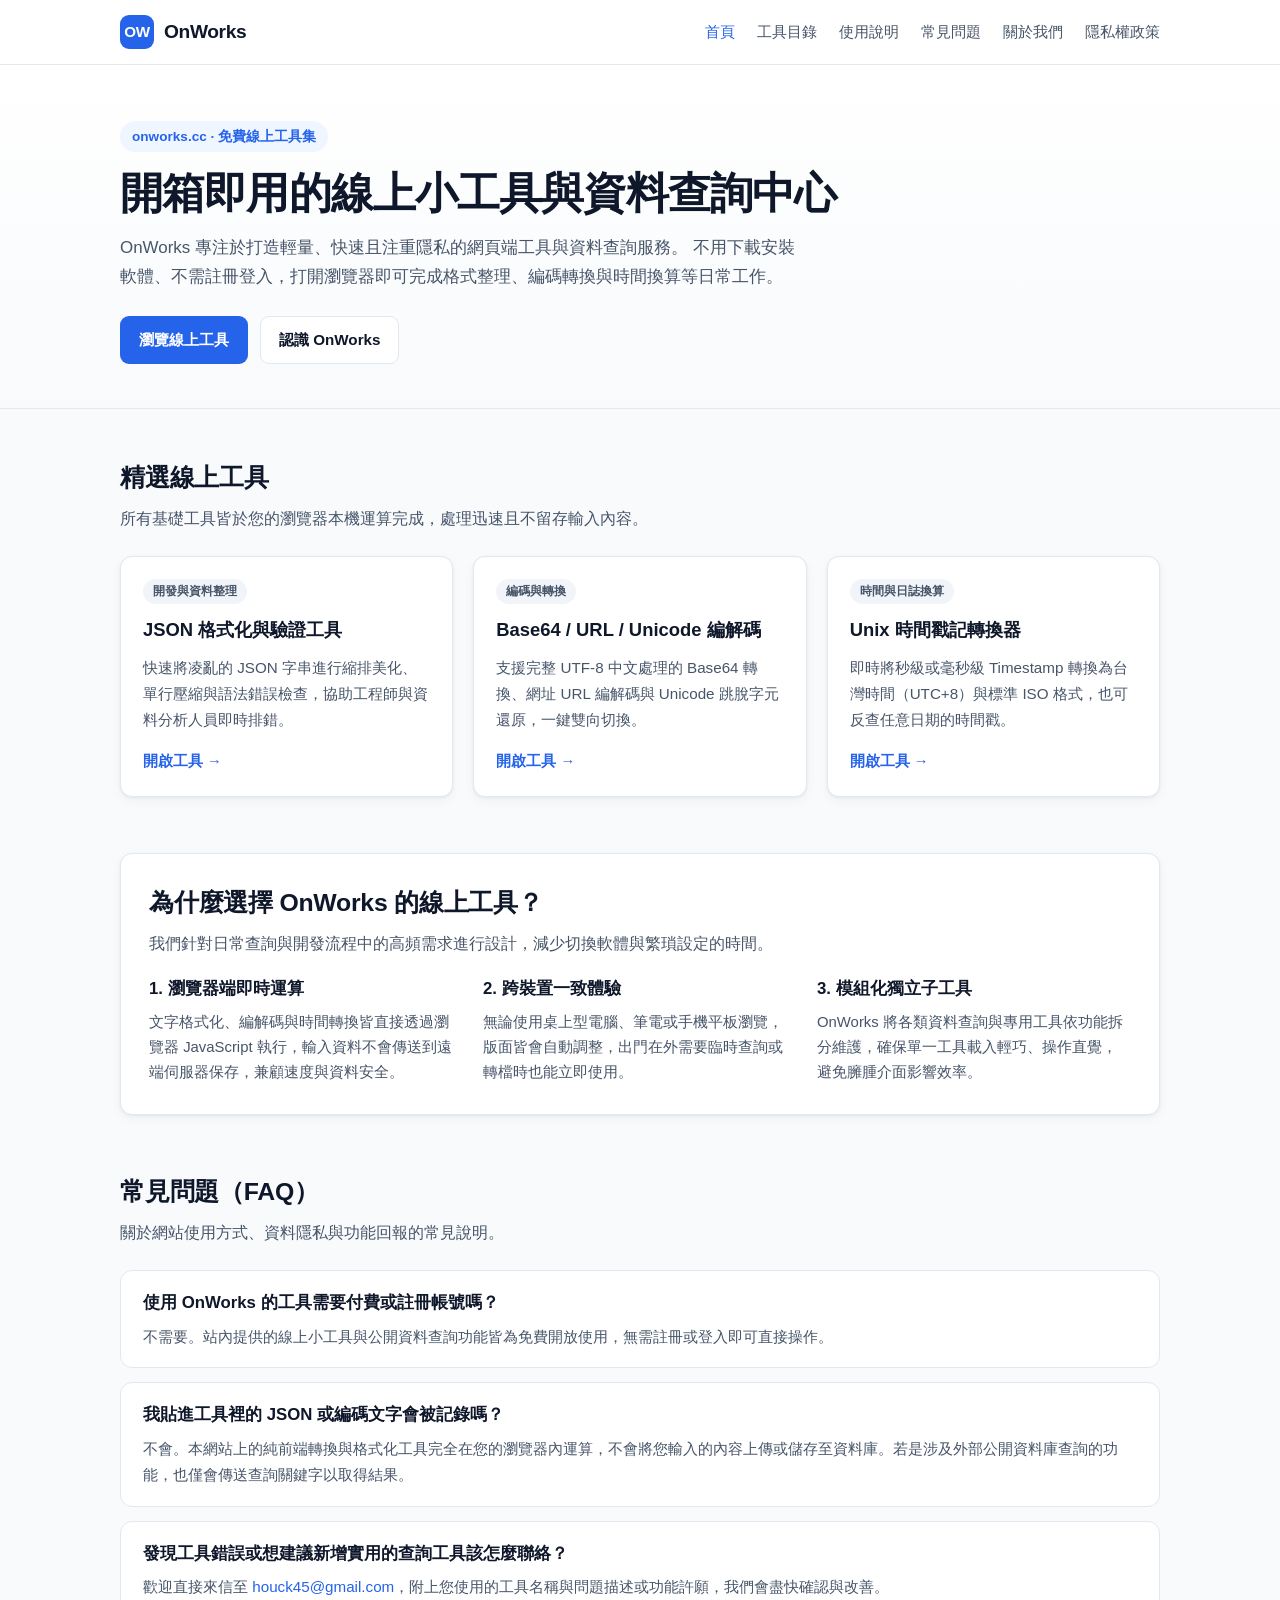
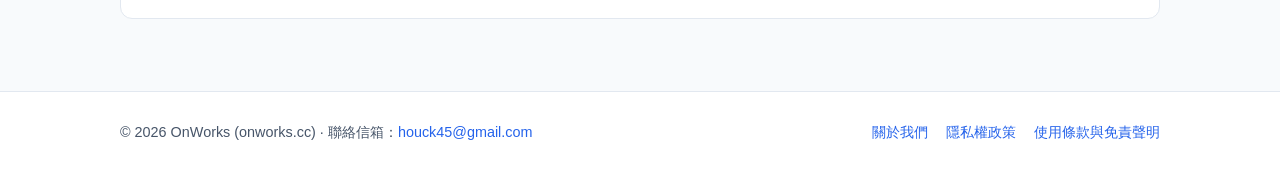
<file: index.html>
<!DOCTYPE html>
<html lang="zh-Hant">
<head>
  <meta charset="UTF-8">
  <meta name="viewport" content="width=device-width, initial-scale=1.0">
  <title>OnWorks｜實用線上小工具集與資料查詢平台</title>
  <meta name="description" content="OnWorks (onworks.cc) 提供免費、免安裝、注重隱私的線上小工具集與資料查詢工具，涵蓋開發輔助、編碼轉換、時間換算與日常效率工具。">
  <link rel="canonical" href="https://onworks.cc/">
  <link rel="stylesheet" href="/styles.css">
  <!-- 申請 Google AdSense 後，請將 AdSense 提供的 <script> 驗證碼貼在下方 -->

<script async src="https://pagead2.googlesyndication.com/pagead/js/adsbygoogle.js?client=ca-pub-4817000041913480"
     crossorigin="anonymous"></script>

</head>
<body>
  <header class="site-header">
    <div class="container nav-inner">
      <a class="brand" href="/">
        <span class="brand-mark">OW</span>
        <span>OnWorks</span>
      </a>
      <nav class="nav-links" aria-label="主導覽列">
        <a href="/" class="active">首頁</a>
        <a href="#tools">工具目錄</a>
        <a href="#guide">使用說明</a>
        <a href="#faq">常見問題</a>
        <a href="/about.html">關於我們</a>
        <a href="/privacy.html">隱私權政策</a>
      </nav>
    </div>
  </header>

  <main>
    <section class="hero">
      <div class="container">
        <span class="hero-badge">onworks.cc · 免費線上工具集</span>
        <h1>開箱即用的線上小工具與資料查詢中心</h1>
        <p>
          OnWorks 專注於打造輕量、快速且注重隱私的網頁端工具與資料查詢服務。
          不用下載安裝軟體、不需註冊登入，打開瀏覽器即可完成格式整理、編碼轉換與時間換算等日常工作。
        </p>
        <div class="hero-actions">
          <a class="btn btn-primary" href="#tools">瀏覽線上工具</a>
          <a class="btn btn-secondary" href="/about.html">認識 OnWorks</a>
        </div>
      </div>
    </section>

    <section id="tools" class="section">
      <div class="container">
        <div class="section-header">
          <h2>精選線上工具</h2>
          <p>所有基礎工具皆於您的瀏覽器本機運算完成，處理迅速且不留存輸入內容。</p>
        </div>

        <div class="grid">
          <article class="card">
            <span class="card-tag">開發與資料整理</span>
            <h3>JSON 格式化與驗證工具</h3>
            <p>快速將凌亂的 JSON 字串進行縮排美化、單行壓縮與語法錯誤檢查，協助工程師與資料分析人員即時排錯。</p>
            <a class="card-link" href="/tools/json-formatter.html">開啟工具 →</a>
          </article>

          <article class="card">
            <span class="card-tag">編碼與轉換</span>
            <h3>Base64 / URL / Unicode 編解碼</h3>
            <p>支援完整 UTF-8 中文處理的 Base64 轉換、網址 URL 編解碼與 Unicode 跳脫字元還原，一鍵雙向切換。</p>
            <a class="card-link" href="/tools/encoder.html">開啟工具 →</a>
          </article>

          <article class="card">
            <span class="card-tag">時間與日誌換算</span>
            <h3>Unix 時間戳記轉換器</h3>
            <p>即時將秒級或毫秒級 Timestamp 轉換為台灣時間（UTC+8）與標準 ISO 格式，也可反查任意日期的時間戳。</p>
            <a class="card-link" href="/tools/timestamp.html">開啟工具 →</a>
          </article>

          <!--
            當你的子網域工具（例如 tool1.onworks.cc）設定完成並可正常開啟後，
            可複製下方卡片結構直接新增到這裡，讓使用者與 Google 爬蟲從首頁連過去：

          <article class="card">
            <span class="card-tag">資料查詢</span>
            <h3>你的子網域工具名稱</h3>
            <p>簡短說明這個工具能解決什麼問題、支援哪些查詢或格式。</p>
            <a class="card-link" href="https://tool1.onworks.cc" target="_blank" rel="noopener">前往工具 →</a>
          </article>
          -->
        </div>
      </div>
    </section>

    <section id="guide" class="section" style="padding-top: 8px;">
      <div class="container">
        <div class="feature-box">
          <div class="section-header" style="margin-bottom: 8px;">
            <h2>為什麼選擇 OnWorks 的線上工具？</h2>
            <p>我們針對日常查詢與開發流程中的高頻需求進行設計，減少切換軟體與繁瑣設定的時間。</p>
          </div>
          <div class="feature-list">
            <div class="feature-item">
              <h3>1. 瀏覽器端即時運算</h3>
              <p>文字格式化、編解碼與時間轉換皆直接透過瀏覽器 JavaScript 執行，輸入資料不會傳送到遠端伺服器保存，兼顧速度與資料安全。</p>
            </div>
            <div class="feature-item">
              <h3>2. 跨裝置一致體驗</h3>
              <p>無論使用桌上型電腦、筆電或手機平板瀏覽，版面皆會自動調整，出門在外需要臨時查詢或轉檔時也能立即使用。</p>
            </div>
            <div class="feature-item">
              <h3>3. 模組化獨立子工具</h3>
              <p>OnWorks 將各類資料查詢與專用工具依功能拆分維護，確保單一工具載入輕巧、操作直覺，避免臃腫介面影響效率。</p>
            </div>
          </div>
        </div>
      </div>
    </section>

    <section id="faq" class="section" style="padding-top: 8px;">
      <div class="container">
        <div class="section-header">
          <h2>常見問題（FAQ）</h2>
          <p>關於網站使用方式、資料隱私與功能回報的常見說明。</p>
        </div>
        <div class="faq-list">
          <article class="faq-item">
            <h3>使用 OnWorks 的工具需要付費或註冊帳號嗎？</h3>
            <p>不需要。站內提供的線上小工具與公開資料查詢功能皆為免費開放使用，無需註冊或登入即可直接操作。</p>
          </article>
          <article class="faq-item">
            <h3>我貼進工具裡的 JSON 或編碼文字會被記錄嗎？</h3>
            <p>不會。本網站上的純前端轉換與格式化工具完全在您的瀏覽器內運算，不會將您輸入的內容上傳或儲存至資料庫。若是涉及外部公開資料庫查詢的功能，也僅會傳送查詢關鍵字以取得結果。</p>
          </article>
          <article class="faq-item">
            <h3>發現工具錯誤或想建議新增實用的查詢工具該怎麼聯絡？</h3>
            <p>歡迎直接來信至 <a href="mailto:houck45@gmail.com">houck45@gmail.com</a>，附上您使用的工具名稱與問題描述或功能許願，我們會盡快確認與改善。</p>
          </article>
        </div>
      </div>
    </section>
  </main>

  <footer class="site-footer">
    <div class="container footer-inner">
      <div>© 2026 OnWorks (onworks.cc) · 聯絡信箱：<a href="mailto:houck45@gmail.com">houck45@gmail.com</a></div>
      <div class="footer-links">
        <a href="/about.html">關於我們</a>
        <a href="/privacy.html">隱私權政策</a>
        <a href="/terms.html">使用條款與免責聲明</a>
      </div>
    </div>
  </footer>
</body>
</html>
</file>
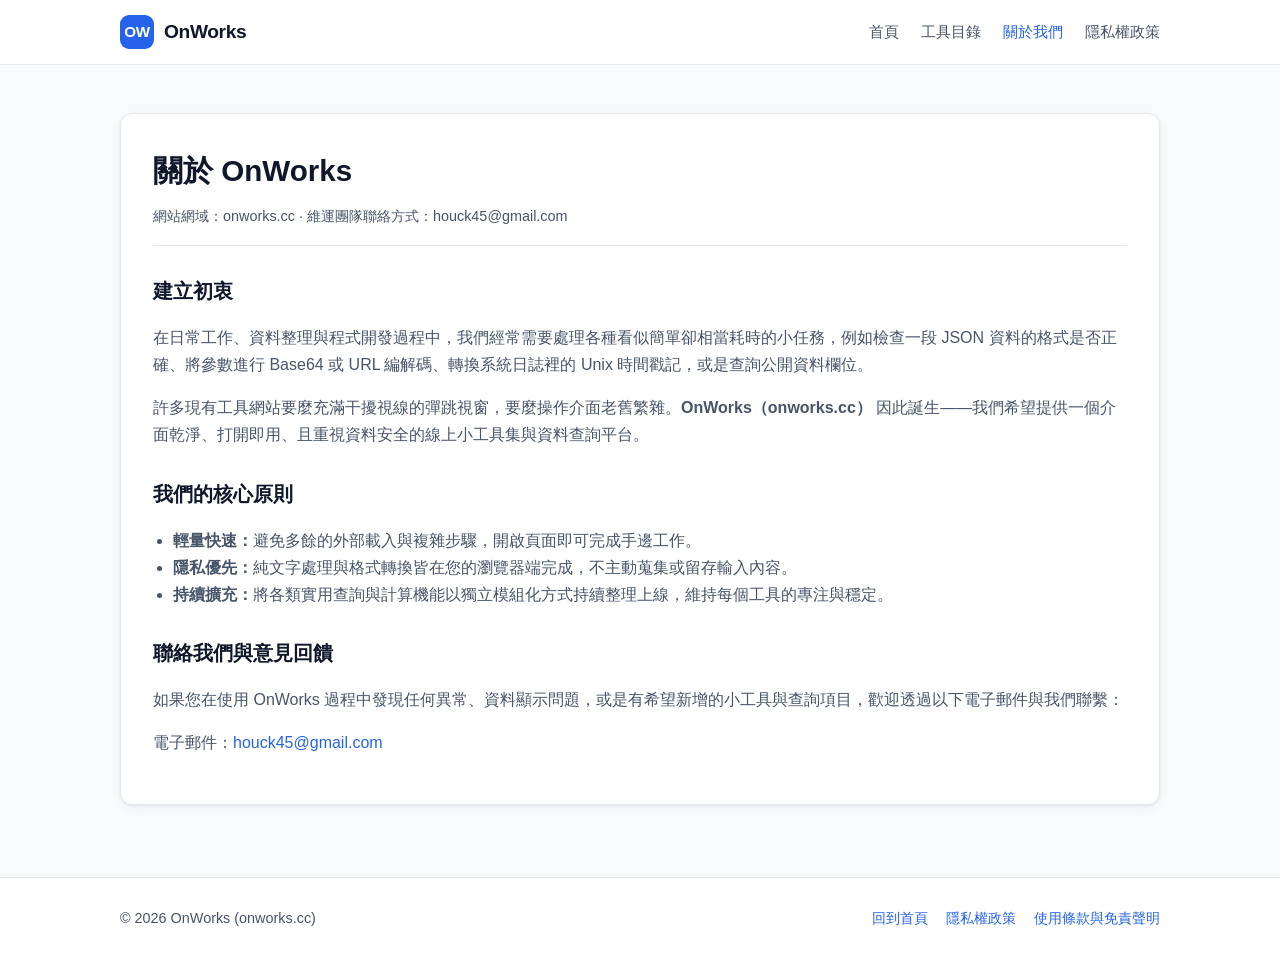
<file: about.html>
<!DOCTYPE html>
<html lang="zh-Hant">
<head>
  <meta charset="UTF-8">
  <meta name="viewport" content="width=device-width, initial-scale=1.0">
  <title>關於我們｜OnWorks (onworks.cc)</title>
  <meta name="description" content="了解 OnWorks (onworks.cc) 的建立初衷、設計理念、工具類型以及團隊聯絡方式。">
  <link rel="canonical" href="https://onworks.cc/about.html">
  <link rel="stylesheet" href="/styles.css">
</head>
<body>
  <header class="site-header">
    <div class="container nav-inner">
      <a class="brand" href="/">
        <span class="brand-mark">OW</span>
        <span>OnWorks</span>
      </a>
      <nav class="nav-links" aria-label="主導覽列">
        <a href="/">首頁</a>
        <a href="/#tools">工具目錄</a>
        <a href="/about.html" class="active">關於我們</a>
        <a href="/privacy.html">隱私權政策</a>
      </nav>
    </div>
  </header>

  <main class="section">
    <div class="container">
      <article class="prose-card">
        <h1>關於 OnWorks</h1>
        <div class="prose-meta">網站網域：onworks.cc · 維運團隊聯絡方式：houck45@gmail.com</div>

        <h2>建立初衷</h2>
        <p>
          在日常工作、資料整理與程式開發過程中，我們經常需要處理各種看似簡單卻相當耗時的小任務，例如檢查一段 JSON 資料的格式是否正確、將參數進行 Base64 或 URL 編解碼、轉換系統日誌裡的 Unix 時間戳記，或是查詢公開資料欄位。
        </p>
        <p>
          許多現有工具網站要麼充滿干擾視線的彈跳視窗，要麼操作介面老舊繁雜。<strong>OnWorks（onworks.cc）</strong> 因此誕生——我們希望提供一個介面乾淨、打開即用、且重視資料安全的線上小工具集與資料查詢平台。
        </p>

        <h2>我們的核心原則</h2>
        <ul>
          <li><strong>輕量快速：</strong>避免多餘的外部載入與複雜步驟，開啟頁面即可完成手邊工作。</li>
          <li><strong>隱私優先：</strong>純文字處理與格式轉換皆在您的瀏覽器端完成，不主動蒐集或留存輸入內容。</li>
          <li><strong>持續擴充：</strong>將各類實用查詢與計算機能以獨立模組化方式持續整理上線，維持每個工具的專注與穩定。</li>
        </ul>

        <h2>聯絡我們與意見回饋</h2>
        <p>
          如果您在使用 OnWorks 過程中發現任何異常、資料顯示問題，或是有希望新增的小工具與查詢項目，歡迎透過以下電子郵件與我們聯繫：
        </p>
        <p>
          電子郵件：<a href="mailto:houck45@gmail.com">houck45@gmail.com</a>
        </p>
      </article>
    </div>
  </main>

  <footer class="site-footer">
    <div class="container footer-inner">
      <div>© 2026 OnWorks (onworks.cc)</div>
      <div class="footer-links">
        <a href="/">回到首頁</a>
        <a href="/privacy.html">隱私權政策</a>
        <a href="/terms.html">使用條款與免責聲明</a>
      </div>
    </div>
  </footer>
</body>
</html>
</file>
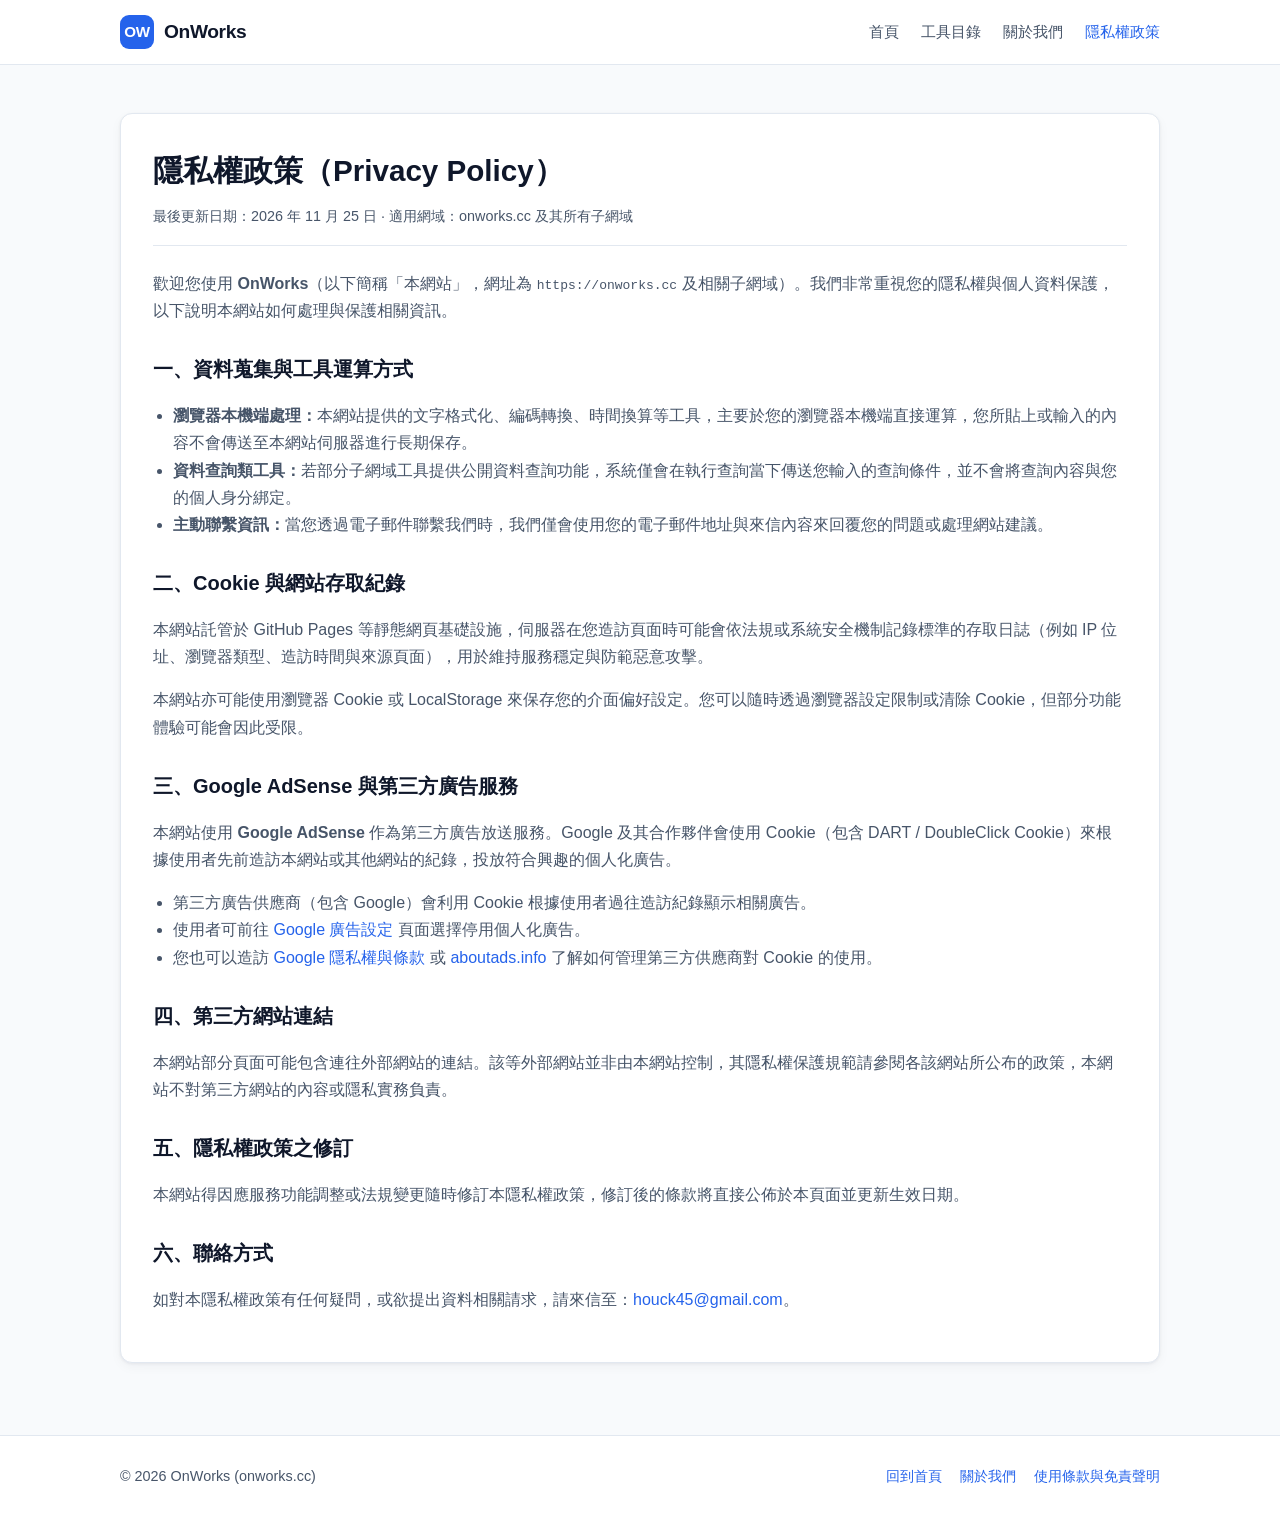
<file: privacy.html>
<!DOCTYPE html>
<html lang="zh-Hant">
<head>
  <meta charset="UTF-8">
  <meta name="viewport" content="width=device-width, initial-scale=1.0">
  <title>隱私權政策｜OnWorks (onworks.cc)</title>
  <meta name="description" content="OnWorks (onworks.cc) 隱私權保護政策，說明資料處理方式、Cookie 使用及 Google AdSense 第三方廣告服務相關條款。">
  <link rel="canonical" href="https://onworks.cc/privacy.html">
  <link rel="stylesheet" href="/styles.css">
</head>
<body>
  <header class="site-header">
    <div class="container nav-inner">
      <a class="brand" href="/">
        <span class="brand-mark">OW</span>
        <span>OnWorks</span>
      </a>
      <nav class="nav-links" aria-label="主導覽列">
        <a href="/">首頁</a>
        <a href="/#tools">工具目錄</a>
        <a href="/about.html">關於我們</a>
        <a href="/privacy.html" class="active">隱私權政策</a>
      </nav>
    </div>
  </header>

  <main class="section">
    <div class="container">
      <article class="prose-card">
        <h1>隱私權政策（Privacy Policy）</h1>
        <div class="prose-meta">最後更新日期：2026 年 11 月 25 日 · 適用網域：onworks.cc 及其所有子網域</div>

        <p>
          歡迎您使用 <strong>OnWorks</strong>（以下簡稱「本網站」，網址為 <code>https://onworks.cc</code> 及相關子網域）。我們非常重視您的隱私權與個人資料保護，以下說明本網站如何處理與保護相關資訊。
        </p>

        <h2>一、資料蒐集與工具運算方式</h2>
        <ul>
          <li><strong>瀏覽器本機端處理：</strong>本網站提供的文字格式化、編碼轉換、時間換算等工具，主要於您的瀏覽器本機端直接運算，您所貼上或輸入的內容不會傳送至本網站伺服器進行長期保存。</li>
          <li><strong>資料查詢類工具：</strong>若部分子網域工具提供公開資料查詢功能，系統僅會在執行查詢當下傳送您輸入的查詢條件，並不會將查詢內容與您的個人身分綁定。</li>
          <li><strong>主動聯繫資訊：</strong>當您透過電子郵件聯繫我們時，我們僅會使用您的電子郵件地址與來信內容來回覆您的問題或處理網站建議。</li>
        </ul>

        <h2>二、Cookie 與網站存取紀錄</h2>
        <p>
          本網站託管於 GitHub Pages 等靜態網頁基礎設施，伺服器在您造訪頁面時可能會依法規或系統安全機制記錄標準的存取日誌（例如 IP 位址、瀏覽器類型、造訪時間與來源頁面），用於維持服務穩定與防範惡意攻擊。
        </p>
        <p>
          本網站亦可能使用瀏覽器 Cookie 或 LocalStorage 來保存您的介面偏好設定。您可以隨時透過瀏覽器設定限制或清除 Cookie，但部分功能體驗可能會因此受限。
        </p>

        <h2>三、Google AdSense 與第三方廣告服務</h2>
        <p>
          本網站使用 <strong>Google AdSense</strong> 作為第三方廣告放送服務。Google 及其合作夥伴會使用 Cookie（包含 DART / DoubleClick Cookie）來根據使用者先前造訪本網站或其他網站的紀錄，投放符合興趣的個人化廣告。
        </p>
        <ul>
          <li>第三方廣告供應商（包含 Google）會利用 Cookie 根據使用者過往造訪紀錄顯示相關廣告。</li>
          <li>使用者可前往 <a href="https://adssettings.google.com/" target="_blank" rel="noopener noreferrer">Google 廣告設定</a> 頁面選擇停用個人化廣告。</li>
          <li>您也可以造訪 <a href="https://policies.google.com/technologies/ads" target="_blank" rel="noopener noreferrer">Google 隱私權與條款</a> 或 <a href="https://www.aboutads.info/choices/" target="_blank" rel="noopener noreferrer">aboutads.info</a> 了解如何管理第三方供應商對 Cookie 的使用。</li>
        </ul>

        <h2>四、第三方網站連結</h2>
        <p>
          本網站部分頁面可能包含連往外部網站的連結。該等外部網站並非由本網站控制，其隱私權保護規範請參閱各該網站所公布的政策，本網站不對第三方網站的內容或隱私實務負責。
        </p>

        <h2>五、隱私權政策之修訂</h2>
        <p>
          本網站得因應服務功能調整或法規變更隨時修訂本隱私權政策，修訂後的條款將直接公佈於本頁面並更新生效日期。
        </p>

        <h2>六、聯絡方式</h2>
        <p>
          如對本隱私權政策有任何疑問，或欲提出資料相關請求，請來信至：<a href="mailto:houck45@gmail.com">houck45@gmail.com</a>。
        </p>
      </article>
    </div>
  </main>

  <footer class="site-footer">
    <div class="container footer-inner">
      <div>© 2026 OnWorks (onworks.cc)</div>
      <div class="footer-links">
        <a href="/">回到首頁</a>
        <a href="/about.html">關於我們</a>
        <a href="/terms.html">使用條款與免責聲明</a>
      </div>
    </div>
  </footer>
</body>
</html>
</file>
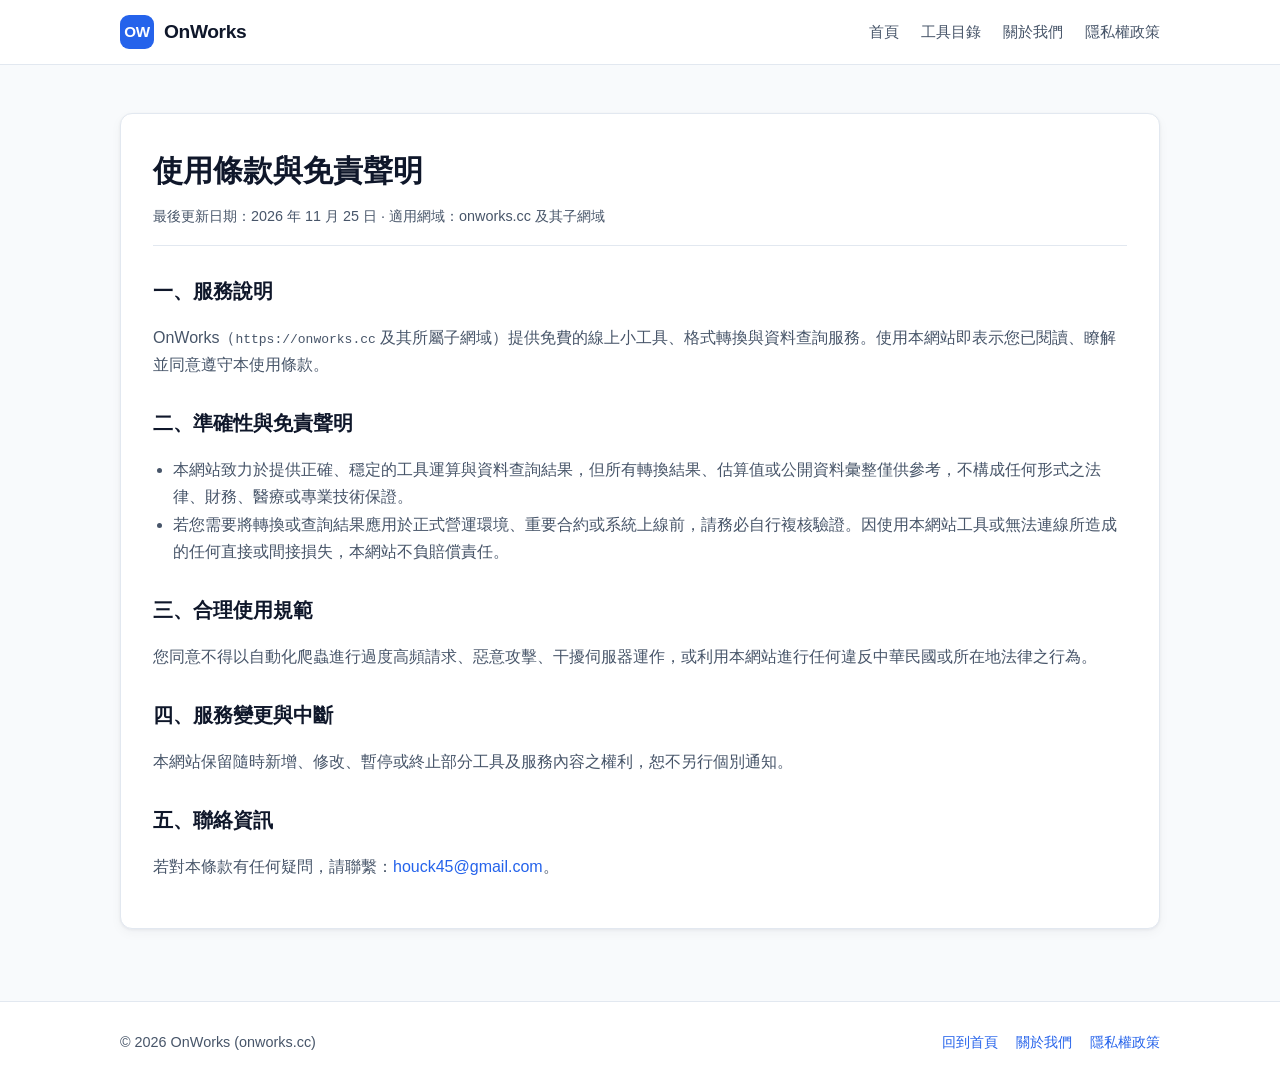
<file: terms.html>
<!DOCTYPE html>
<html lang="zh-Hant">
<head>
  <meta charset="UTF-8">
  <meta name="viewport" content="width=device-width, initial-scale=1.0">
  <title>使用條款與免責聲明｜OnWorks (onworks.cc)</title>
  <meta name="description" content="OnWorks (onworks.cc) 的網站使用條款、服務範圍說明與計算結果免責聲明。">
  <link rel="canonical" href="https://onworks.cc/terms.html">
  <link rel="stylesheet" href="/styles.css">
</head>
<body>
  <header class="site-header">
    <div class="container nav-inner">
      <a class="brand" href="/">
        <span class="brand-mark">OW</span>
        <span>OnWorks</span>
      </a>
      <nav class="nav-links" aria-label="主導覽列">
        <a href="/">首頁</a>
        <a href="/#tools">工具目錄</a>
        <a href="/about.html">關於我們</a>
        <a href="/privacy.html">隱私權政策</a>
      </nav>
    </div>
  </header>

  <main class="section">
    <div class="container">
      <article class="prose-card">
        <h1>使用條款與免責聲明</h1>
        <div class="prose-meta">最後更新日期：2026 年 11 月 25 日 · 適用網域：onworks.cc 及其子網域</div>

        <h2>一、服務說明</h2>
        <p>
          OnWorks（<code>https://onworks.cc</code> 及其所屬子網域）提供免費的線上小工具、格式轉換與資料查詢服務。使用本網站即表示您已閱讀、瞭解並同意遵守本使用條款。
        </p>

        <h2>二、準確性與免責聲明</h2>
        <ul>
          <li>本網站致力於提供正確、穩定的工具運算與資料查詢結果，但所有轉換結果、估算值或公開資料彙整僅供參考，不構成任何形式之法律、財務、醫療或專業技術保證。</li>
          <li>若您需要將轉換或查詢結果應用於正式營運環境、重要合約或系統上線前，請務必自行複核驗證。因使用本網站工具或無法連線所造成的任何直接或間接損失，本網站不負賠償責任。</li>
        </ul>

        <h2>三、合理使用規範</h2>
        <p>
          您同意不得以自動化爬蟲進行過度高頻請求、惡意攻擊、干擾伺服器運作，或利用本網站進行任何違反中華民國或所在地法律之行為。
        </p>

        <h2>四、服務變更與中斷</h2>
        <p>
          本網站保留隨時新增、修改、暫停或終止部分工具及服務內容之權利，恕不另行個別通知。
        </p>

        <h2>五、聯絡資訊</h2>
        <p>
          若對本條款有任何疑問，請聯繫：<a href="mailto:houck45@gmail.com">houck45@gmail.com</a>。
        </p>
      </article>
    </div>
  </main>

  <footer class="site-footer">
    <div class="container footer-inner">
      <div>© 2026 OnWorks (onworks.cc)</div>
      <div class="footer-links">
        <a href="/">回到首頁</a>
        <a href="/about.html">關於我們</a>
        <a href="/privacy.html">隱私權政策</a>
      </div>
    </div>
  </footer>
</body>
</html>
</file>
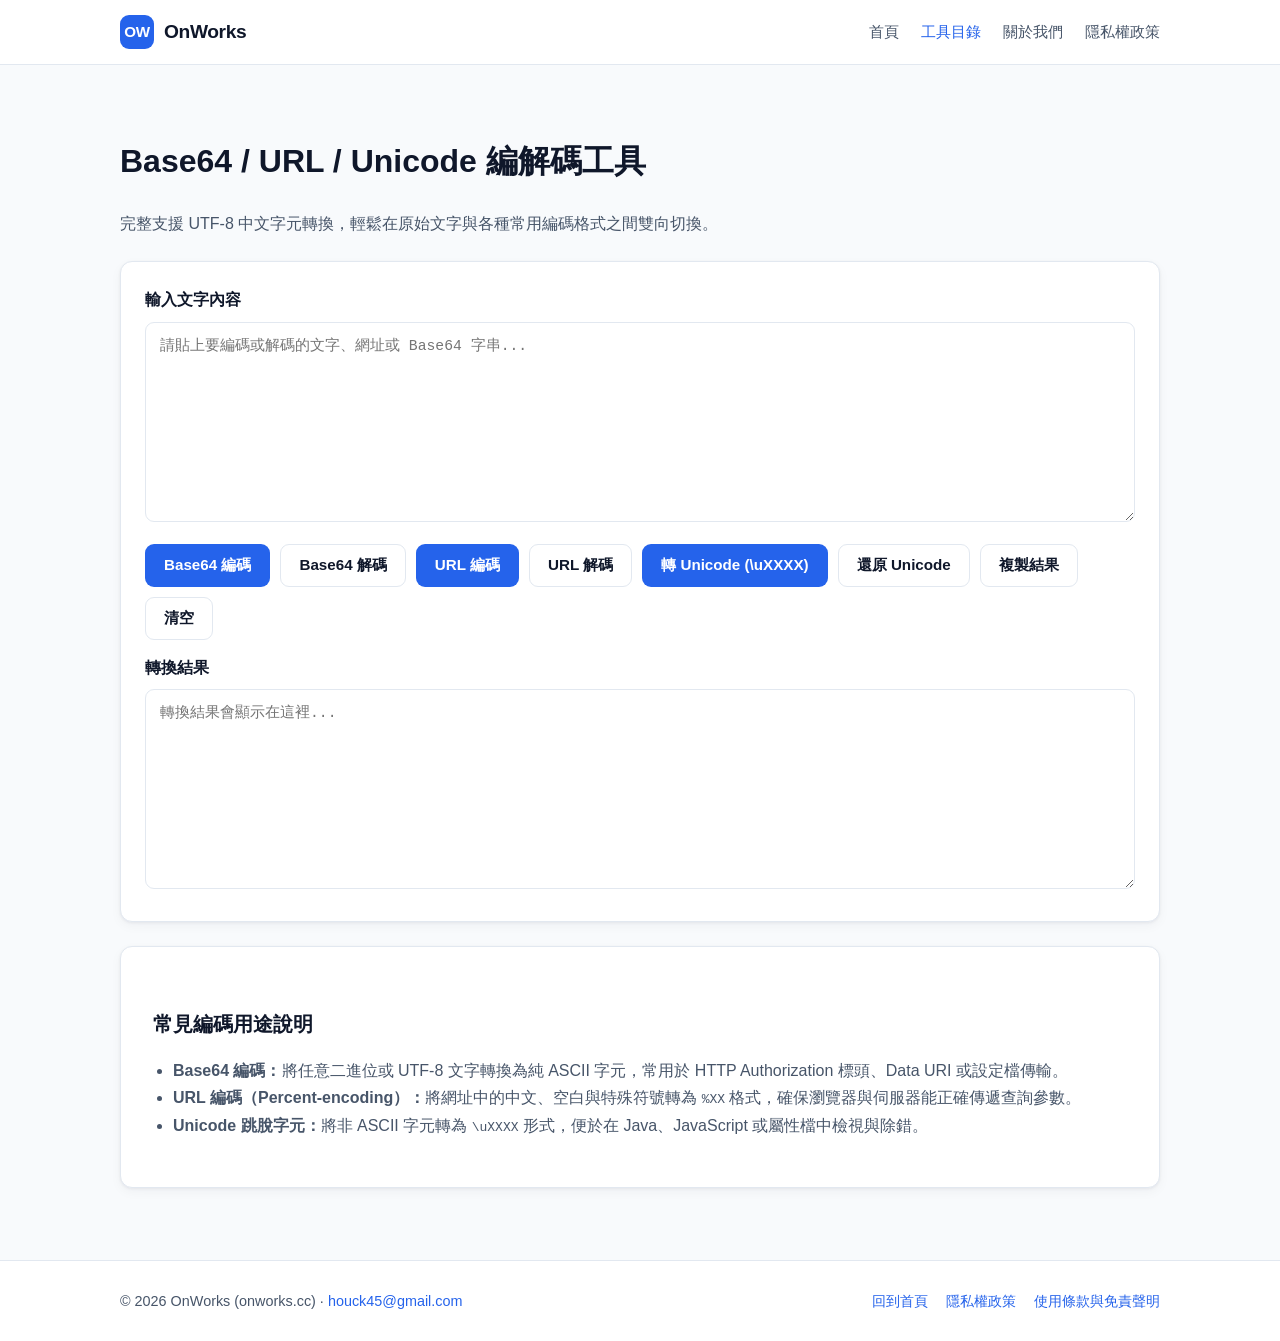
<file: tools/encoder.html>
<!DOCTYPE html>
<html lang="zh-Hant">
<head>
  <meta charset="UTF-8">
  <meta name="viewport" content="width=device-width, initial-scale=1.0">
  <title>Base64 / URL / Unicode 編解碼工具｜OnWorks (onworks.cc)</title>
  <meta name="description" content="線上進行 UTF-8 Base64 編碼解碼、URL Encode/Decode 與 Unicode 跳脫字元轉換，瀏覽器端即時處理。">
  <link rel="canonical" href="https://onworks.cc/tools/encoder.html">
  <link rel="stylesheet" href="/styles.css">
</head>
<body>
  <header class="site-header">
    <div class="container nav-inner">
      <a class="brand" href="/">
        <span class="brand-mark">OW</span>
        <span>OnWorks</span>
      </a>
      <nav class="nav-links" aria-label="主導覽列">
        <a href="/">首頁</a>
        <a href="/#tools" class="active">工具目錄</a>
        <a href="/about.html">關於我們</a>
        <a href="/privacy.html">隱私權政策</a>
      </nav>
    </div>
  </header>

  <main class="section">
    <div class="container">
      <div class="section-header">
        <h1>Base64 / URL / Unicode 編解碼工具</h1>
        <p>完整支援 UTF-8 中文字元轉換，輕鬆在原始文字與各種常用編碼格式之間雙向切換。</p>
      </div>

      <section class="tool-panel" aria-label="編解碼轉換器">
        <label for="text-input" style="font-weight: 600; display: block; margin-bottom: 8px;">輸入文字內容</label>
        <textarea id="text-input" class="tool-textarea" placeholder="請貼上要編碼或解碼的文字、網址或 Base64 字串..."></textarea>

        <div class="tool-controls">
          <button type="button" class="btn btn-primary" data-op="b64enc">Base64 編碼</button>
          <button type="button" class="btn btn-secondary" data-op="b64dec">Base64 解碼</button>
          <button type="button" class="btn btn-primary" data-op="urlenc">URL 編碼</button>
          <button type="button" class="btn btn-secondary" data-op="urldec">URL 解碼</button>
          <button type="button" class="btn btn-primary" data-op="unienc">轉 Unicode (\uXXXX)</button>
          <button type="button" class="btn btn-secondary" data-op="unidec">還原 Unicode</button>
          <button type="button" class="btn btn-secondary" id="btn-copy">複製結果</button>
          <button type="button" class="btn btn-secondary" id="btn-clear">清空</button>
        </div>

        <label for="text-output" style="font-weight: 600; display: block; margin: 14px 0 8px;">轉換結果</label>
        <textarea id="text-output" class="tool-textarea" readonly placeholder="轉換結果會顯示在這裡..."></textarea>

        <div id="status-msg" class="status-msg" role="status" aria-live="polite"></div>
      </section>

      <article class="prose-card" style="margin-top: 24px;">
        <h2>常見編碼用途說明</h2>
        <ul>
          <li><strong>Base64 編碼：</strong>將任意二進位或 UTF-8 文字轉換為純 ASCII 字元，常用於 HTTP Authorization 標頭、Data URI 或設定檔傳輸。</li>
          <li><strong>URL 編碼（Percent-encoding）：</strong>將網址中的中文、空白與特殊符號轉為 <code>%XX</code> 格式，確保瀏覽器與伺服器能正確傳遞查詢參數。</li>
          <li><strong>Unicode 跳脫字元：</strong>將非 ASCII 字元轉為 <code>\uXXXX</code> 形式，便於在 Java、JavaScript 或屬性檔中檢視與除錯。</li>
        </ul>
      </article>
    </div>
  </main>

  <footer class="site-footer">
    <div class="container footer-inner">
      <div>© 2026 OnWorks (onworks.cc) · <a href="mailto:houck45@gmail.com">houck45@gmail.com</a></div>
      <div class="footer-links">
        <a href="/">回到首頁</a>
        <a href="/privacy.html">隱私權政策</a>
        <a href="/terms.html">使用條款與免責聲明</a>
      </div>
    </div>
  </footer>

  <script>
    (function () {
      const input = document.getElementById('text-input');
      const output = document.getElementById('text-output');
      const status = document.getElementById('status-msg');

      function showStatus(msg, type) {
        status.textContent = msg;
        status.className = 'status-msg ' + type;
      }

      function utf8ToBase64(str) {
        const bytes = new TextEncoder().encode(str);
        let binary = '';
        for (let i = 0; i < bytes.length; i++) {
          binary += String.fromCharCode(bytes[i]);
        }
        return btoa(binary);
      }

      function base64ToUtf8(b64) {
        const clean = b64.replace(/\s+/g, '');
        const binary = atob(clean);
        const bytes = new Uint8Array(binary.length);
        for (let i = 0; i < binary.length; i++) {
          bytes[i] = binary.charCodeAt(i);
        }
        return new TextDecoder().decode(bytes);
      }

      function toUnicode(str) {
        let res = '';
        for (const ch of str) {
          const code = ch.codePointAt(0);
          if (code > 127) {
            if (code <= 0xffff) {
              res += '\\u' + code.toString(16).padStart(4, '0');
            } else {
              const offset = code - 0x10000;
              const hi = 0xd800 + (offset >> 10);
              const lo = 0xdc00 + (offset & 0x3ff);
              res += '\\u' + hi.toString(16) + '\\u' + lo.toString(16);
            }
          } else {
            res += ch;
          }
        }
        return res;
      }

      function fromUnicode(str) {
        return str.replace(/\\u([0-9a-fA-F]{4})/g, function (_, hex) {
          return String.fromCharCode(parseInt(hex, 16));
        });
      }

      document.querySelectorAll('[data-op]').forEach(function (btn) {
        btn.addEventListener('click', function () {
          const val = input.value;
          if (!val) {
            showStatus('請先輸入要轉換的文字。', 'error');
            return;
          }
          const op = btn.getAttribute('data-op');
          try {
            if (op === 'b64enc') {
              output.value = utf8ToBase64(val);
              showStatus('已完成 Base64 編碼。', 'success');
            } else if (op === 'b64dec') {
              output.value = base64ToUtf8(val);
              showStatus('已完成 Base64 解碼。', 'success');
            } else if (op === 'urlenc') {
              output.value = encodeURIComponent(val);
              showStatus('已完成 URL 編碼。', 'success');
            } else if (op === 'urldec') {
              output.value = decodeURIComponent(val);
              showStatus('已完成 URL 解碼。', 'success');
            } else if (op === 'unienc') {
              output.value = toUnicode(val);
              showStatus('已完成 Unicode 跳脫編碼。', 'success');
            } else if (op === 'unidec') {
              output.value = fromUnicode(val);
              showStatus('已完成 Unicode 還原。', 'success');
            }
          } catch (err) {
            showStatus('轉換失敗，請確認輸入格式是否正確（' + err.message + '）。', 'error');
          }
        });
      });

      document.getElementById('btn-copy').addEventListener('click', async function () {
        if (!output.value) {
          showStatus('目前沒有可複製的結果。', 'error');
          return;
        }
        try {
          await navigator.clipboard.writeText(output.value);
          showStatus('已複製轉換結果到剪貼簿。', 'success');
        } catch (err) {
          output.select();
          showStatus('請按 Ctrl+C / Cmd+C 手動複製選取文字。', 'error');
        }
      });

      document.getElementById('btn-clear').addEventListener('click', function () {
        input.value = '';
        output.value = '';
        status.className = 'status-msg';
        status.textContent = '';
      });
    })();
  </script>
</body>
</html>
</file>
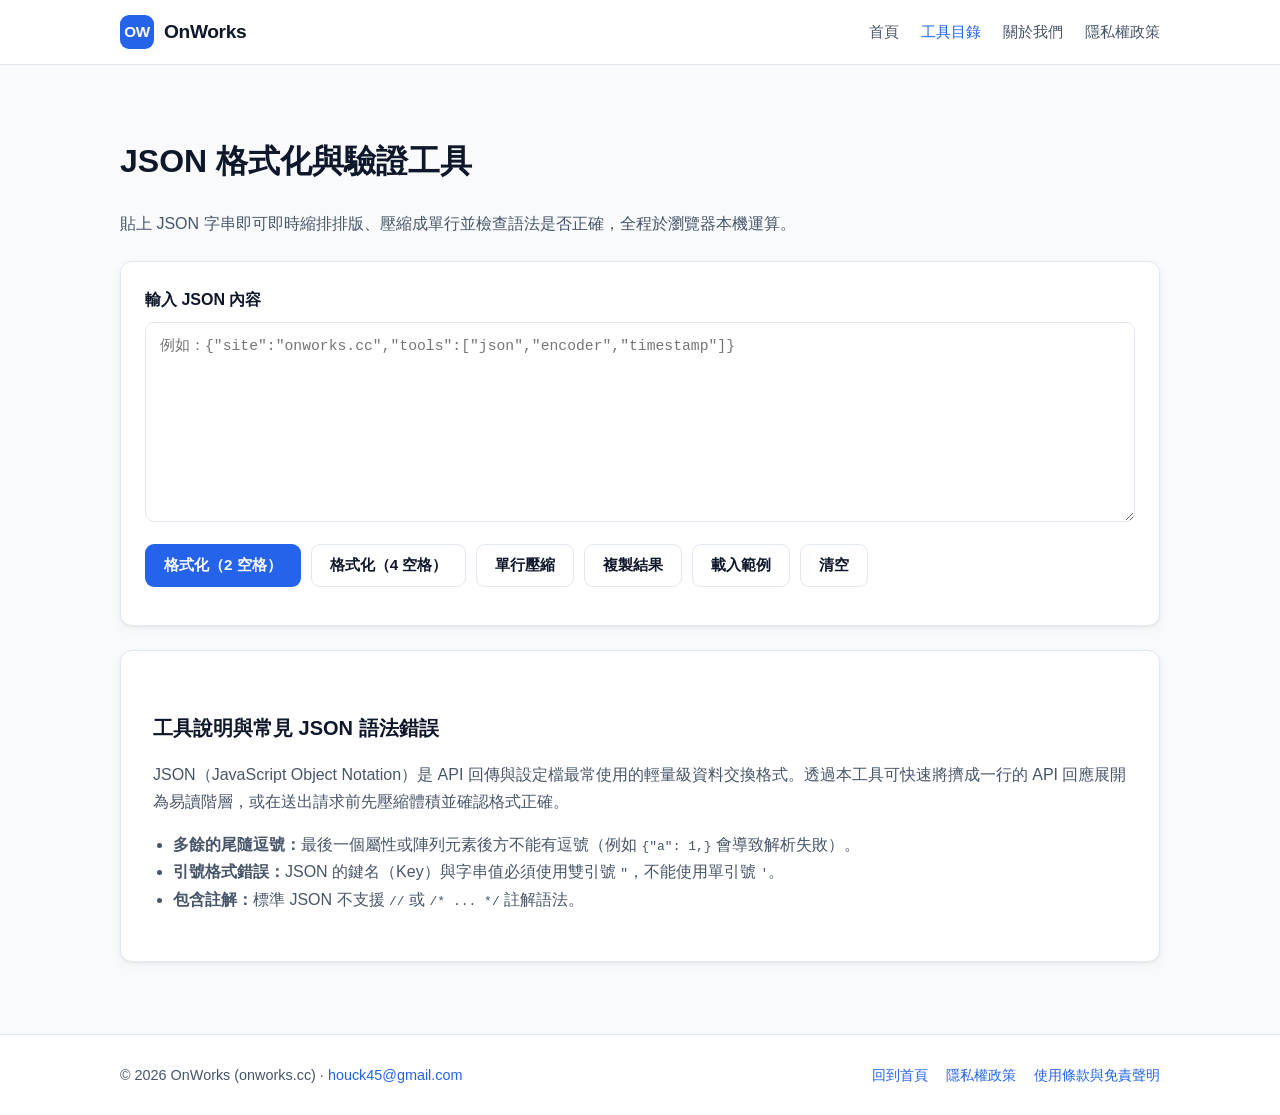
<file: tools/json-formatter.html>
<!DOCTYPE html>
<html lang="zh-Hant">
<head>
  <meta charset="UTF-8">
  <meta name="viewport" content="width=device-width, initial-scale=1.0">
  <title>JSON 格式化與驗證工具｜OnWorks (onworks.cc)</title>
  <meta name="description" content="免費線上 JSON 格式化、單行壓縮與語法驗證工具，於瀏覽器本機端即時運算，不儲存您的資料。">
  <link rel="canonical" href="https://onworks.cc/tools/json-formatter.html">
  <link rel="stylesheet" href="/styles.css">
</head>
<body>
  <header class="site-header">
    <div class="container nav-inner">
      <a class="brand" href="/">
        <span class="brand-mark">OW</span>
        <span>OnWorks</span>
      </a>
      <nav class="nav-links" aria-label="主導覽列">
        <a href="/">首頁</a>
        <a href="/#tools" class="active">工具目錄</a>
        <a href="/about.html">關於我們</a>
        <a href="/privacy.html">隱私權政策</a>
      </nav>
    </div>
  </header>

  <main class="section">
    <div class="container">
      <div class="section-header">
        <h1>JSON 格式化與驗證工具</h1>
        <p>貼上 JSON 字串即可即時縮排排版、壓縮成單行並檢查語法是否正確，全程於瀏覽器本機運算。</p>
      </div>

      <section class="tool-panel" aria-label="JSON 處理器">
        <label for="json-input" style="font-weight: 600; display: block; margin-bottom: 8px;">輸入 JSON 內容</label>
        <textarea id="json-input" class="tool-textarea" placeholder='例如：{"site":"onworks.cc","tools":["json","encoder","timestamp"]}'></textarea>

        <div class="tool-controls">
          <button type="button" class="btn btn-primary" id="btn-format">格式化（2 空格）</button>
          <button type="button" class="btn btn-secondary" id="btn-format-4">格式化（4 空格）</button>
          <button type="button" class="btn btn-secondary" id="btn-minify">單行壓縮</button>
          <button type="button" class="btn btn-secondary" id="btn-copy">複製結果</button>
          <button type="button" class="btn btn-secondary" id="btn-sample">載入範例</button>
          <button type="button" class="btn btn-secondary" id="btn-clear">清空</button>
        </div>

        <div id="status-msg" class="status-msg" role="status" aria-live="polite"></div>
      </section>

      <article class="prose-card" style="margin-top: 24px;">
        <h2>工具說明與常見 JSON 語法錯誤</h2>
        <p>
          JSON（JavaScript Object Notation）是 API 回傳與設定檔最常使用的輕量級資料交換格式。透過本工具可快速將擠成一行的 API 回應展開為易讀階層，或在送出請求前先壓縮體積並確認格式正確。
        </p>
        <ul>
          <li><strong>多餘的尾隨逗號：</strong>最後一個屬性或陣列元素後方不能有逗號（例如 <code>{"a": 1,}</code> 會導致解析失敗）。</li>
          <li><strong>引號格式錯誤：</strong>JSON 的鍵名（Key）與字串值必須使用雙引號 <code>"</code>，不能使用單引號 <code>'</code>。</li>
          <li><strong>包含註解：</strong>標準 JSON 不支援 <code>//</code> 或 <code>/* ... */</code> 註解語法。</li>
        </ul>
      </article>
    </div>
  </main>

  <footer class="site-footer">
    <div class="container footer-inner">
      <div>© 2026 OnWorks (onworks.cc) · <a href="mailto:houck45@gmail.com">houck45@gmail.com</a></div>
      <div class="footer-links">
        <a href="/">回到首頁</a>
        <a href="/privacy.html">隱私權政策</a>
        <a href="/terms.html">使用條款與免責聲明</a>
      </div>
    </div>
  </footer>

  <script>
    (function () {
      const input = document.getElementById('json-input');
      const status = document.getElementById('status-msg');

      function showStatus(msg, type) {
        status.textContent = msg;
        status.className = 'status-msg ' + type;
      }

      function parseInput() {
        const raw = input.value.trim();
        if (!raw) {
          showStatus('請先輸入要處理的 JSON 內容。', 'error');
          return null;
        }
        try {
          return JSON.parse(raw);
        } catch (err) {
          showStatus('JSON 語法錯誤：' + err.message, 'error');
          return null;
        }
      }

      document.getElementById('btn-format').addEventListener('click', function () {
        const data = parseInput();
        if (data !== null) {
          input.value = JSON.stringify(data, null, 2);
          showStatus('JSON 驗證通過，已完成 2 空格格式化。', 'success');
        }
      });

      document.getElementById('btn-format-4').addEventListener('click', function () {
        const data = parseInput();
        if (data !== null) {
          input.value = JSON.stringify(data, null, 4);
          showStatus('JSON 驗證通過，已完成 4 空格格式化。', 'success');
        }
      });

      document.getElementById('btn-minify').addEventListener('click', function () {
        const data = parseInput();
        if (data !== null) {
          input.value = JSON.stringify(data);
          showStatus('JSON 驗證通過，已壓縮為單行格式。', 'success');
        }
      });

      document.getElementById('btn-copy').addEventListener('click', async function () {
        if (!input.value) {
          showStatus('目前沒有可複製的內容。', 'error');
          return;
        }
        try {
          await navigator.clipboard.writeText(input.value);
          showStatus('已複製到剪貼簿。', 'success');
        } catch (err) {
          input.select();
          showStatus('請按 Ctrl+C / Cmd+C 手動複製選取文字。', 'error');
        }
      });

      document.getElementById('btn-sample').addEventListener('click', function () {
        input.value = JSON.stringify({
          platform: 'OnWorks',
          domain: 'onworks.cc',
          features: ['JSON 格式化', 'Base64 編解碼', 'Unix 時間戳換算'],
          privacyFirst: true
        });
        showStatus('已載入範例 JSON，可點擊「格式化」查看排版結果。', 'success');
      });

      document.getElementById('btn-clear').addEventListener('click', function () {
        input.value = '';
        status.className = 'status-msg';
        status.textContent = '';
      });
    })();
  </script>
</body>
</html>
</file>
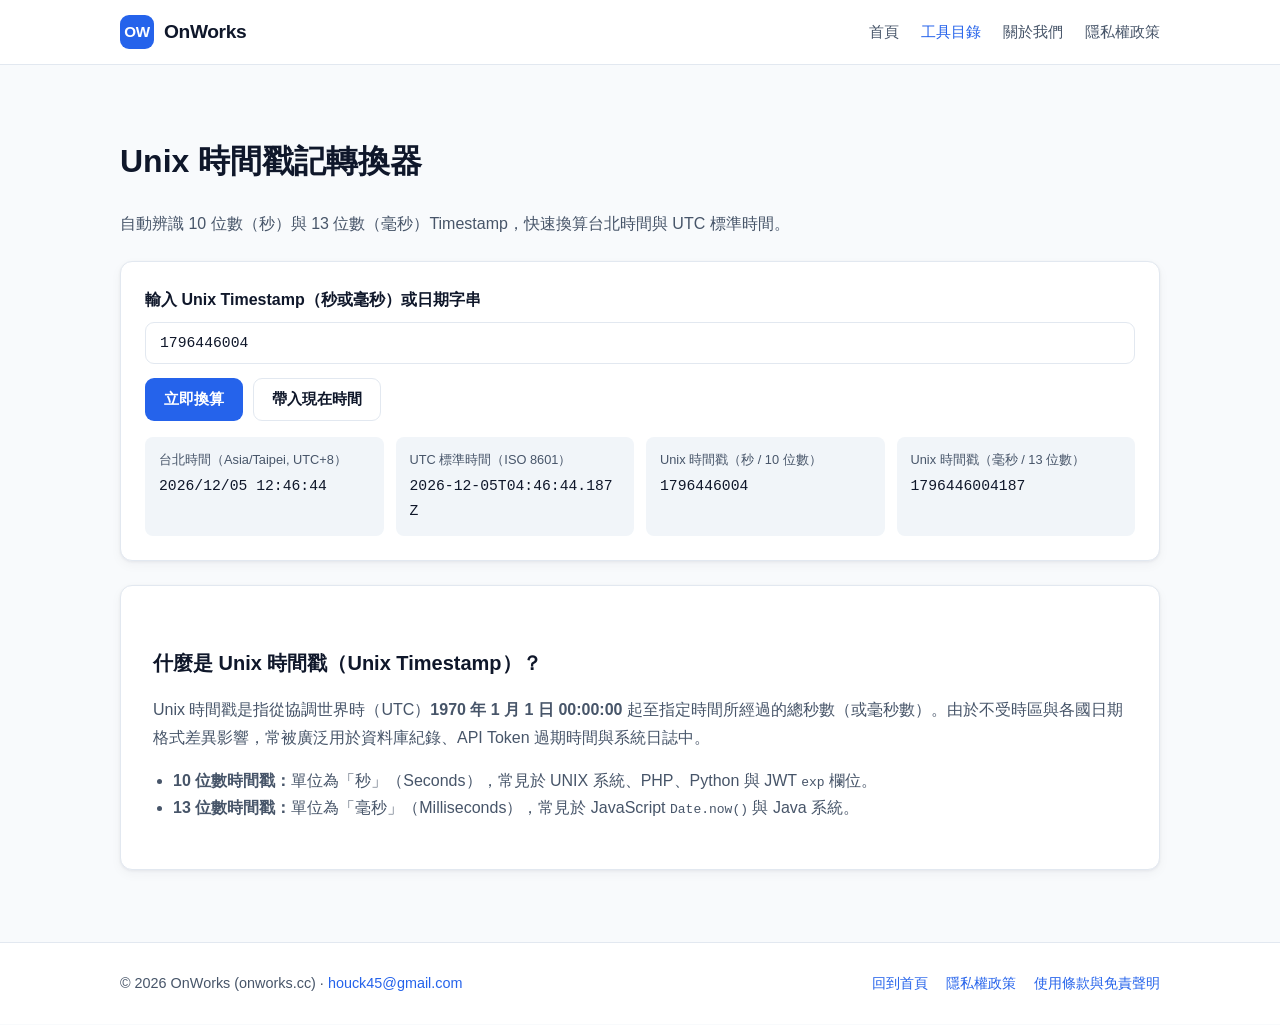
<file: tools/timestamp.html>
<!DOCTYPE html>
<html lang="zh-Hant">
<head>
  <meta charset="UTF-8">
  <meta name="viewport" content="width=device-width, initial-scale=1.0">
  <title>Unix 時間戳記轉換器｜OnWorks (onworks.cc)</title>
  <meta name="description" content="線上將 Unix Timestamp（秒／毫秒）轉換為台北時間 UTC+8 與 ISO 8601 格式，支援日期反查時間戳。">
  <link rel="canonical" href="https://onworks.cc/tools/timestamp.html">
  <link rel="stylesheet" href="/styles.css">
</head>
<body>
  <header class="site-header">
    <div class="container nav-inner">
      <a class="brand" href="/">
        <span class="brand-mark">OW</span>
        <span>OnWorks</span>
      </a>
      <nav class="nav-links" aria-label="主導覽列">
        <a href="/">首頁</a>
        <a href="/#tools" class="active">工具目錄</a>
        <a href="/about.html">關於我們</a>
        <a href="/privacy.html">隱私權政策</a>
      </nav>
    </div>
  </header>

  <main class="section">
    <div class="container">
      <div class="section-header">
        <h1>Unix 時間戳記轉換器</h1>
        <p>自動辨識 10 位數（秒）與 13 位數（毫秒）Timestamp，快速換算台北時間與 UTC 標準時間。</p>
      </div>

      <section class="tool-panel" aria-label="時間戳轉換">
        <label for="ts-input" style="font-weight: 600; display: block; margin-bottom: 8px;">輸入 Unix Timestamp（秒或毫秒）或日期字串</label>
        <input id="ts-input" class="tool-input" type="text" placeholder="例如：1764043100 或 2026-11-25 12:00:00">

        <div class="tool-controls">
          <button type="button" class="btn btn-primary" id="btn-convert">立即換算</button>
          <button type="button" class="btn btn-secondary" id="btn-now">帶入現在時間</button>
        </div>

        <div id="status-msg" class="status-msg" role="status" aria-live="polite"></div>

        <div class="kv-grid">
          <div class="kv-box">
            <div class="kv-label">台北時間（Asia/Taipei, UTC+8）</div>
            <div class="kv-value" id="out-taipei">-</div>
          </div>
          <div class="kv-box">
            <div class="kv-label">UTC 標準時間（ISO 8601）</div>
            <div class="kv-value" id="out-iso">-</div>
          </div>
          <div class="kv-box">
            <div class="kv-label">Unix 時間戳（秒 / 10 位數）</div>
            <div class="kv-value" id="out-sec">-</div>
          </div>
          <div class="kv-box">
            <div class="kv-label">Unix 時間戳（毫秒 / 13 位數）</div>
            <div class="kv-value" id="out-ms">-</div>
          </div>
        </div>
      </section>

      <article class="prose-card" style="margin-top: 24px;">
        <h2>什麼是 Unix 時間戳（Unix Timestamp）？</h2>
        <p>
          Unix 時間戳是指從協調世界時（UTC）<strong>1970 年 1 月 1 日 00:00:00</strong> 起至指定時間所經過的總秒數（或毫秒數）。由於不受時區與各國日期格式差異影響，常被廣泛用於資料庫紀錄、API Token 過期時間與系統日誌中。
        </p>
        <ul>
          <li><strong>10 位數時間戳：</strong>單位為「秒」（Seconds），常見於 UNIX 系統、PHP、Python 與 JWT <code>exp</code> 欄位。</li>
          <li><strong>13 位數時間戳：</strong>單位為「毫秒」（Milliseconds），常見於 JavaScript <code>Date.now()</code> 與 Java 系統。</li>
        </ul>
      </article>
    </div>
  </main>

  <footer class="site-footer">
    <div class="container footer-inner">
      <div>© 2026 OnWorks (onworks.cc) · <a href="mailto:houck45@gmail.com">houck45@gmail.com</a></div>
      <div class="footer-links">
        <a href="/">回到首頁</a>
        <a href="/privacy.html">隱私權政策</a>
        <a href="/terms.html">使用條款與免責聲明</a>
      </div>
    </div>
  </footer>

  <script>
    (function () {
      const input = document.getElementById('ts-input');
      const status = document.getElementById('status-msg');
      const outTaipei = document.getElementById('out-taipei');
      const outIso = document.getElementById('out-iso');
      const outSec = document.getElementById('out-sec');
      const outMs = document.getElementById('out-ms');

      function showStatus(msg, type) {
        status.textContent = msg;
        status.className = 'status-msg ' + type;
      }

      function renderDate(date) {
        if (isNaN(date.getTime())) {
          showStatus('無法解析的日期或時間戳格式，請確認輸入內容。', 'error');
          return;
        }
        const taipeiFmt = new Intl.DateTimeFormat('zh-TW', {
          timeZone: 'Asia/Taipei',
          year: 'numeric',
          month: '2-digit',
          day: '2-digit',
          hour: '2-digit',
          minute: '2-digit',
          second: '2-digit',
          hour12: false
        });
        outTaipei.textContent = taipeiFmt.format(date);
        outIso.textContent = date.toISOString();
        outMs.textContent = String(date.getTime());
        outSec.textContent = String(Math.floor(date.getTime() / 1000));
        showStatus('換算完成。', 'success');
      }

      function convert() {
        const raw = input.value.trim();
        if (!raw) {
          showStatus('請輸入時間戳或日期字串。', 'error');
          return;
        }
        if (/^-?\d+(\.\d+)?$/.test(raw)) {
          const num = Number(raw);
          const ms = Math.abs(num) < 1e11 ? num * 1000 : num;
          renderDate(new Date(ms));
        } else {
          renderDate(new Date(raw));
        }
      }

      document.getElementById('btn-convert').addEventListener('click', convert);
      document.getElementById('btn-now').addEventListener('click', function () {
        const now = new Date();
        input.value = String(Math.floor(now.getTime() / 1000));
        renderDate(now);
      });

      // 初始化顯示目前時間
      const initNow = new Date();
      input.value = String(Math.floor(initNow.getTime() / 1000));
      renderDate(initNow);
      status.className = 'status-msg';
    })();
  </script>
</body>
</html>
</file>
<file: styles.css>
:root {
  --bg: #f8fafc;
  --surface: #ffffff;
  --surface-alt: #f1f5f9;
  --text: #0f172a;
  --text-muted: #475569;
  --border: #e2e8f0;
  --primary: #2563eb;
  --primary-hover: #1d4ed8;
  --primary-soft: #eff6ff;
  --accent: #0f766e;
  --danger: #dc2626;
  --success: #15803d;
  --radius: 12px;
  --shadow: 0 1px 3px rgba(15, 23, 42, 0.06), 0 4px 12px rgba(15, 23, 42, 0.04);
  --max-w: 1080px;
}

*,
*::before,
*::after {
  box-sizing: border-box;
}

html {
  scroll-behavior: smooth;
}

body {
  margin: 0;
  font-family: -apple-system, BlinkMacSystemFont, "Segoe UI", "Noto Sans TC", "PingFang TC", "Microsoft JhengHei", sans-serif;
  background: var(--bg);
  color: var(--text);
  line-height: 1.7;
  -webkit-font-smoothing: antialiased;
}

a {
  color: var(--primary);
  text-decoration: none;
}

a:hover {
  text-decoration: underline;
}

.container {
  width: 100%;
  max-width: var(--max-w);
  margin: 0 auto;
  padding: 0 20px;
}

/* Header & Navigation */
.site-header {
  background: rgba(255, 255, 255, 0.92);
  backdrop-filter: blur(8px);
  border-bottom: 1px solid var(--border);
  position: sticky;
  top: 0;
  z-index: 50;
}

.nav-inner {
  display: flex;
  align-items: center;
  justify-content: space-between;
  min-height: 64px;
  gap: 16px;
}

.brand {
  display: inline-flex;
  align-items: center;
  gap: 10px;
  font-size: 1.2rem;
  font-weight: 700;
  color: var(--text);
  letter-spacing: -0.02em;
}

.brand:hover {
  text-decoration: none;
}

.brand-mark {
  display: inline-flex;
  align-items: center;
  justify-content: center;
  width: 34px;
  height: 34px;
  border-radius: 9px;
  background: var(--primary);
  color: #ffffff;
  font-weight: 800;
  font-size: 0.95rem;
}

.nav-links {
  display: flex;
  align-items: center;
  gap: 22px;
  flex-wrap: wrap;
}

.nav-links a {
  color: var(--text-muted);
  font-size: 0.95rem;
  font-weight: 500;
}

.nav-links a:hover,
.nav-links a.active {
  color: var(--primary);
  text-decoration: none;
}

/* Hero */
.hero {
  padding: 56px 0 44px;
  background: linear-gradient(180deg, #ffffff 0%, var(--bg) 100%);
  border-bottom: 1px solid var(--border);
}

.hero-badge {
  display: inline-block;
  padding: 4px 12px;
  border-radius: 999px;
  background: var(--primary-soft);
  color: var(--primary);
  font-size: 0.85rem;
  font-weight: 600;
  margin-bottom: 14px;
}

.hero h1 {
  margin: 0 0 14px;
  font-size: clamp(1.9rem, 4vw, 2.7rem);
  line-height: 1.25;
  letter-spacing: -0.02em;
}

.hero p {
  margin: 0 0 24px;
  max-width: 680px;
  color: var(--text-muted);
  font-size: 1.06rem;
}

.hero-actions {
  display: flex;
  gap: 12px;
  flex-wrap: wrap;
}

.btn {
  display: inline-flex;
  align-items: center;
  justify-content: center;
  gap: 8px;
  padding: 10px 18px;
  border-radius: 9px;
  font-size: 0.95rem;
  font-weight: 600;
  border: 1px solid transparent;
  cursor: pointer;
  transition: background-color 0.15s ease, border-color 0.15s ease, transform 0.1s ease;
}

.btn:hover {
  text-decoration: none;
}

.btn-primary {
  background: var(--primary);
  color: #ffffff;
}

.btn-primary:hover {
  background: var(--primary-hover);
}

.btn-secondary {
  background: var(--surface);
  color: var(--text);
  border-color: var(--border);
}

.btn-secondary:hover {
  background: var(--surface-alt);
}

/* Sections */
.section {
  padding: 48px 0;
}

.section-header {
  margin-bottom: 24px;
}

.section-header h2 {
  margin: 0 0 6px;
  font-size: 1.55rem;
  letter-spacing: -0.01em;
}

.section-header p {
  margin: 0;
  color: var(--text-muted);
}

/* Grid & Cards */
.grid {
  display: grid;
  grid-template-columns: repeat(auto-fit, minmax(280px, 1fr));
  gap: 20px;
}

.card {
  background: var(--surface);
  border: 1px solid var(--border);
  border-radius: var(--radius);
  padding: 22px;
  box-shadow: var(--shadow);
  display: flex;
  flex-direction: column;
  gap: 10px;
}

.card-tag {
  display: inline-block;
  align-self: flex-start;
  padding: 2px 10px;
  border-radius: 999px;
  font-size: 0.78rem;
  font-weight: 600;
  background: var(--surface-alt);
  color: var(--text-muted);
}

.card h3 {
  margin: 0;
  font-size: 1.15rem;
}

.card p {
  margin: 0;
  color: var(--text-muted);
  font-size: 0.95rem;
  flex: 1;
}

.card-link {
  margin-top: 6px;
  font-weight: 600;
  font-size: 0.92rem;
}

/* Info / Feature Box */
.feature-box {
  background: var(--surface);
  border: 1px solid var(--border);
  border-radius: var(--radius);
  padding: 28px;
  box-shadow: var(--shadow);
}

.feature-list {
  display: grid;
  grid-template-columns: repeat(auto-fit, minmax(240px, 1fr));
  gap: 20px;
  margin-top: 18px;
}

.feature-item h3 {
  margin: 0 0 6px;
  font-size: 1.05rem;
}

.feature-item p {
  margin: 0;
  color: var(--text-muted);
  font-size: 0.93rem;
}

/* FAQ */
.faq-list {
  display: grid;
  gap: 14px;
}

.faq-item {
  background: var(--surface);
  border: 1px solid var(--border);
  border-radius: var(--radius);
  padding: 18px 22px;
}

.faq-item h3 {
  margin: 0 0 6px;
  font-size: 1.05rem;
}

.faq-item p {
  margin: 0;
  color: var(--text-muted);
  font-size: 0.95rem;
}

/* Prose / Article Pages */
.prose-card {
  background: var(--surface);
  border: 1px solid var(--border);
  border-radius: var(--radius);
  padding: 32px;
  box-shadow: var(--shadow);
}

.prose-card h1 {
  margin: 0 0 8px;
  font-size: 1.85rem;
}

.prose-meta {
  color: var(--text-muted);
  font-size: 0.9rem;
  margin-bottom: 24px;
  padding-bottom: 16px;
  border-bottom: 1px solid var(--border);
}

.prose-card h2 {
  margin: 28px 0 10px;
  font-size: 1.25rem;
}

.prose-card p,
.prose-card li {
  color: var(--text-muted);
}

.prose-card ul {
  padding-left: 20px;
}

/* Tool UI */
.tool-panel {
  background: var(--surface);
  border: 1px solid var(--border);
  border-radius: var(--radius);
  padding: 24px;
  box-shadow: var(--shadow);
}

.tool-controls {
  display: flex;
  flex-wrap: wrap;
  gap: 10px;
  margin: 14px 0;
}

.tool-textarea,
.tool-input {
  width: 100%;
  padding: 12px 14px;
  border: 1px solid var(--border);
  border-radius: 9px;
  font-family: ui-monospace, SFMono-Regular, Menlo, Consolas, monospace;
  font-size: 0.92rem;
  color: var(--text);
  background: #ffffff;
}

.tool-textarea {
  min-height: 200px;
  resize: vertical;
  line-height: 1.5;
}

.tool-textarea:focus,
.tool-input:focus {
  outline: 2px solid rgba(37, 99, 235, 0.25);
  border-color: var(--primary);
}

.status-msg {
  margin-top: 10px;
  padding: 10px 14px;
  border-radius: 8px;
  font-size: 0.9rem;
  display: none;
}

.status-msg.error {
  display: block;
  background: #fef2f2;
  color: var(--danger);
  border: 1px solid #fecaca;
}

.status-msg.success {
  display: block;
  background: #f0fdf4;
  color: var(--success);
  border: 1px solid #bbf7d0;
}

.kv-grid {
  display: grid;
  grid-template-columns: repeat(auto-fit, minmax(220px, 1fr));
  gap: 12px;
  margin-top: 16px;
}

.kv-box {
  background: var(--surface-alt);
  border-radius: 8px;
  padding: 12px 14px;
}

.kv-label {
  font-size: 0.8rem;
  color: var(--text-muted);
  margin-bottom: 4px;
}

.kv-value {
  font-family: ui-monospace, SFMono-Regular, Menlo, Consolas, monospace;
  font-size: 0.92rem;
  word-break: break-all;
}

/* Footer */
.site-footer {
  border-top: 1px solid var(--border);
  background: var(--surface);
  padding: 28px 0;
  margin-top: 24px;
  font-size: 0.9rem;
  color: var(--text-muted);
}

.footer-inner {
  display: flex;
  flex-wrap: wrap;
  justify-content: space-between;
  align-items: center;
  gap: 14px;
}

.footer-links {
  display: flex;
  flex-wrap: wrap;
  gap: 18px;
}

@media (max-width: 640px) {
  .prose-card {
    padding: 22px 18px;
  }
  .hero {
    padding: 40px 0 32px;
  }
}
</file>
